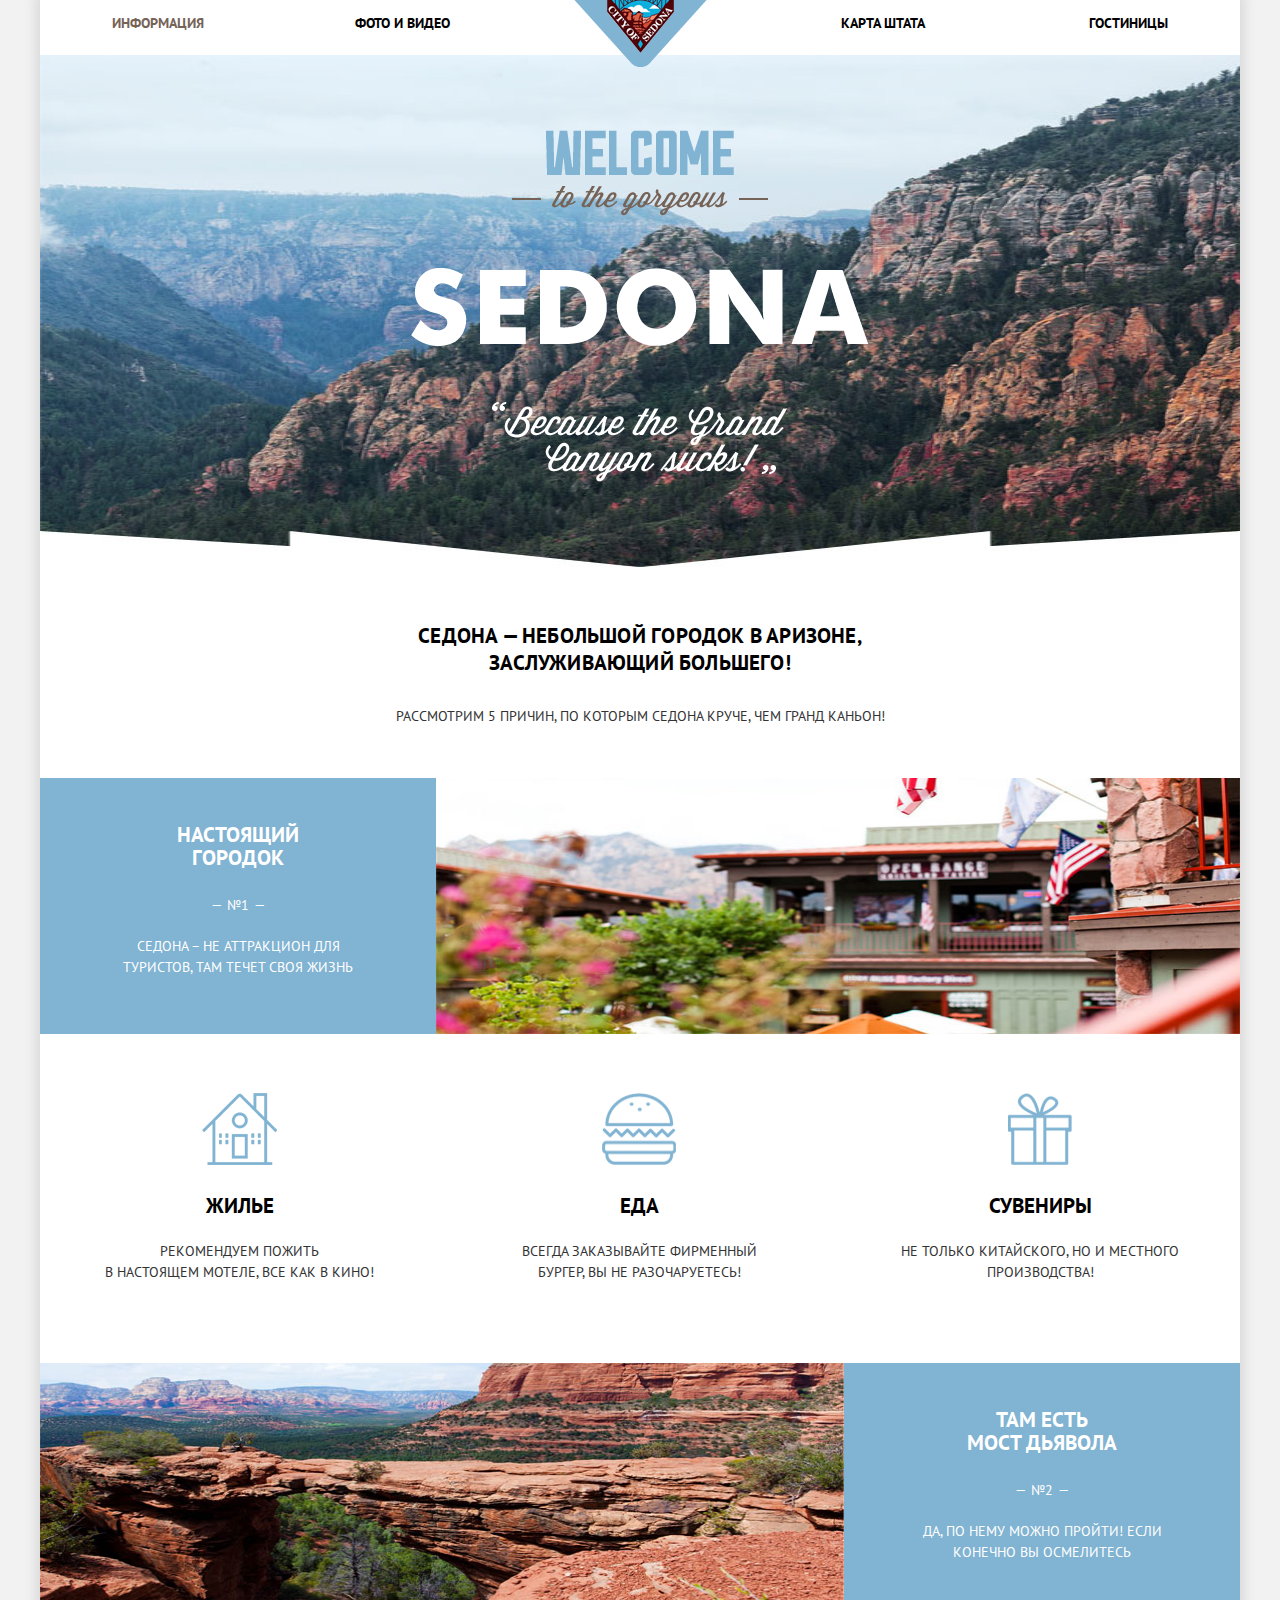
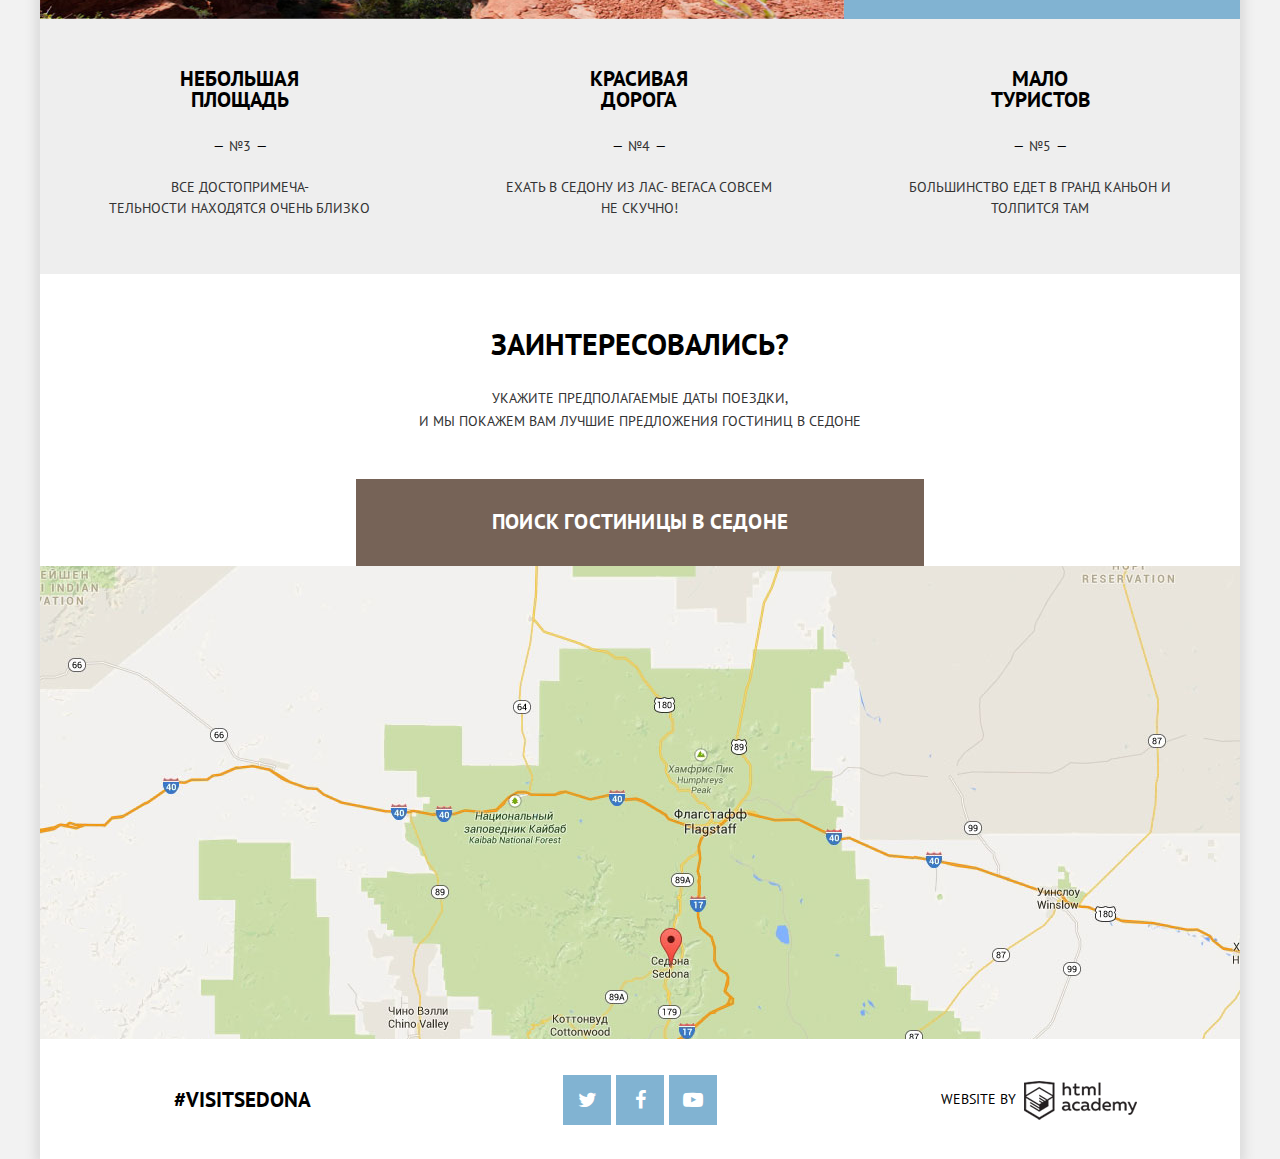
<file: index.html>
<!DOCTYPE html>
<html lang="ru">

<head>
  <title> Информация </title>  
  <meta charset="utf-8">
  <link rel="stylesheet" href="css/normalize.css">
  <link rel="stylesheet" href="css/style.css">
  <link href='https://fonts.googleapis.com/css?family=PT+Sans:400,700' rel='stylesheet' type='text/css'>
  <link rel="stylesheet" href="https://maxcdn.bootstrapcdn.com/font-awesome/4.4.0/css/font-awesome.min.css">
</head>


<body>
<div class="container">


<header class="main-header">
<nav class="main-navigation">
<div class="main-menu">
<a href="index.html" class="active">Информация</a><!--
--><a href="#">Фото и видео</a><!--
--><a href="#"></a><!--
--><a href="#">Карта штата</a><!--
--><a href="catalog.html">Гостиницы</a>
<div class="logo">
<img src="img/logo.png" alt="Логотип">
</div>
</div>
</nav>
</header>


<section class="welcome">
<img class="sedona-index-background" src="img/sedona-index-background.jpg" alt="" height="513">
<img class="sedona-index" src="img/sedona-index.png" alt="" width="458" height="352">
<h1>Седона &mdash; небольшой городок в Аризоне,<br/> заслуживающий большего!</h1>
<p>Рассмотрим 5 причин, по которым Седона круче, чем Гранд Каньон!</p>
</section>



<section class="real-town clearfix">
<div class="real-town-text">
<h2>Настоящий<br/> городок</h2>
<p><span>№1</span></p>
<p>Седона &ndash; не аттракцион для туристов, там течет своя жизнь</p>
</div>
<img src="img/real-town-background.jpg" class="real-town-img" alt="Настоящий городок" height="256">
</section>



<section class="info-general clearfix">
<div class="info-total info-hotel">
<img class="hotel" src="img/house.png" alt="Жилье" width="75" height="72">
<h2>Жилье</h2>
<p>Рекомендуем пожить<br/> в настоящем мотеле, все как в кино!</p>
</div>
<div class="info-total info-food">
<img class="food" src="img/food.png" alt="Еда" width="74" height="72">
<h2>Еда</h2>
<p>Всегда заказывайте фирменный бургер, вы&nbsp;не разочаруетесь!</p>
</div>
<div class="info-total info-gift">
<img class="gift" src="img/gift.png" alt="Сувениры" width="64" height="72">
<h2>Сувениры</h2>
<p>Не только китайского, но и местного производства!</p>
</div>
</section>



<section class="devil-bridge clearfix">
<img class="devil-bridge-img" src="img/devil's-bridge-background.jpg" alt="Мост дьявола" height="256">
<div class="devil-bridge-text">
<h2>Там есть<br/> мост дьявола</h2>
<p><span>№2</span></p>
<p>Да, по нему можно пройти!
Если конечно вы осмелитесь</p>
</div>
</section>



<section class="features clearfix">
<div class="features-total features-area">
<h2>Небольшая<br/> площадь</h2>
<p><span>№3</span></p>
<p>Все достопримеча-<br/>тельности находятся очень близко</p>
</div>
<div class="features-total features-road">
<h2>Красивая<br/> дорога</h2>
<p><span>№4</span></p>
<p>Ехать в Седону из Лас-&nbsp;Вегаса совсем<br/> не скучно!</p>
</div>
<div class="features-total features-traffic">
<h2>Мало<br/> туристов</h2>
<p><span>№5</span></p>
<p>Большинство едет в Гранд Каньон и толпится там</p>
</div>
</section>



<section class="search-hotel">
<h1>Заинтересовались?</h1>
<p>Укажите предполагаемые даты поездки,<br/>
и мы покажем вам лучшие предложения гостиниц в Седоне</p>
<a href="#" class="btn btn-search">Поиск гостиницы в седоне</a>
</section>
<form action="#" method="post" class="form-search-hotel" >
<a href="#" class="form-search-hotel-close"><i class="fa fa-times-circle"></i></a>
<label for="date-arrival">Дата заезда:</label>
<input type="text" id="date-arrival" value="24 апреля 2014">
<label for="date-depart">Дата выезда:</label>
<input type="text" id="date-depart" value="4 июля 2014">
<label for="adults">Взрослые:</label>
<input type="text" id="adults" value="2">
<label for="childs">Дети:</label>
<input type="text" id="childs" value="0">
<a href="">Найти</a>

</form>



<section class="map">

<iframe src="https://www.google.com/maps/embed?pb=!1m18!1m12!1m3!1d104770.2007902291!2d-111.86517909680701!3d34.854499195230936!2m3!1f0!2f0!3f0!3m2!1i1024!2i768!4f13.1!3m3!1m2!1s0x872da132f942b00d%3A0x5548c523fa6c8efd!2z0KHQtdC00L7QvdCwLCDQkNGA0LjQt9C-0L3QsCA4NjMzNiwg0KHQqNCQ!5e0!3m2!1sru!2sru!4v1462797055892"  height="473" style="border-width:0" allowfullscreen></iframe>
</section>



<footer class="main-footer clearfix">

<div class="visit">
<a href="#">#Visitsedona</a>
</div>
<div class="social-btn">
<a href="#"><i class="fa fa-twitter"></i></a><!--
--><a href="#"><i class="fa fa-facebook"></i></a><!--
--><a href="#"><i class="fa fa-youtube-play"></i></a>
</div>
<div class="academy">
<a href="index.html">
<div>WEBSITE BY</div>
<div class="academy-img"></div>
</a>
</div>
</footer>


</div>
<script src="js/sedona.js"></script>
</body>
</file>
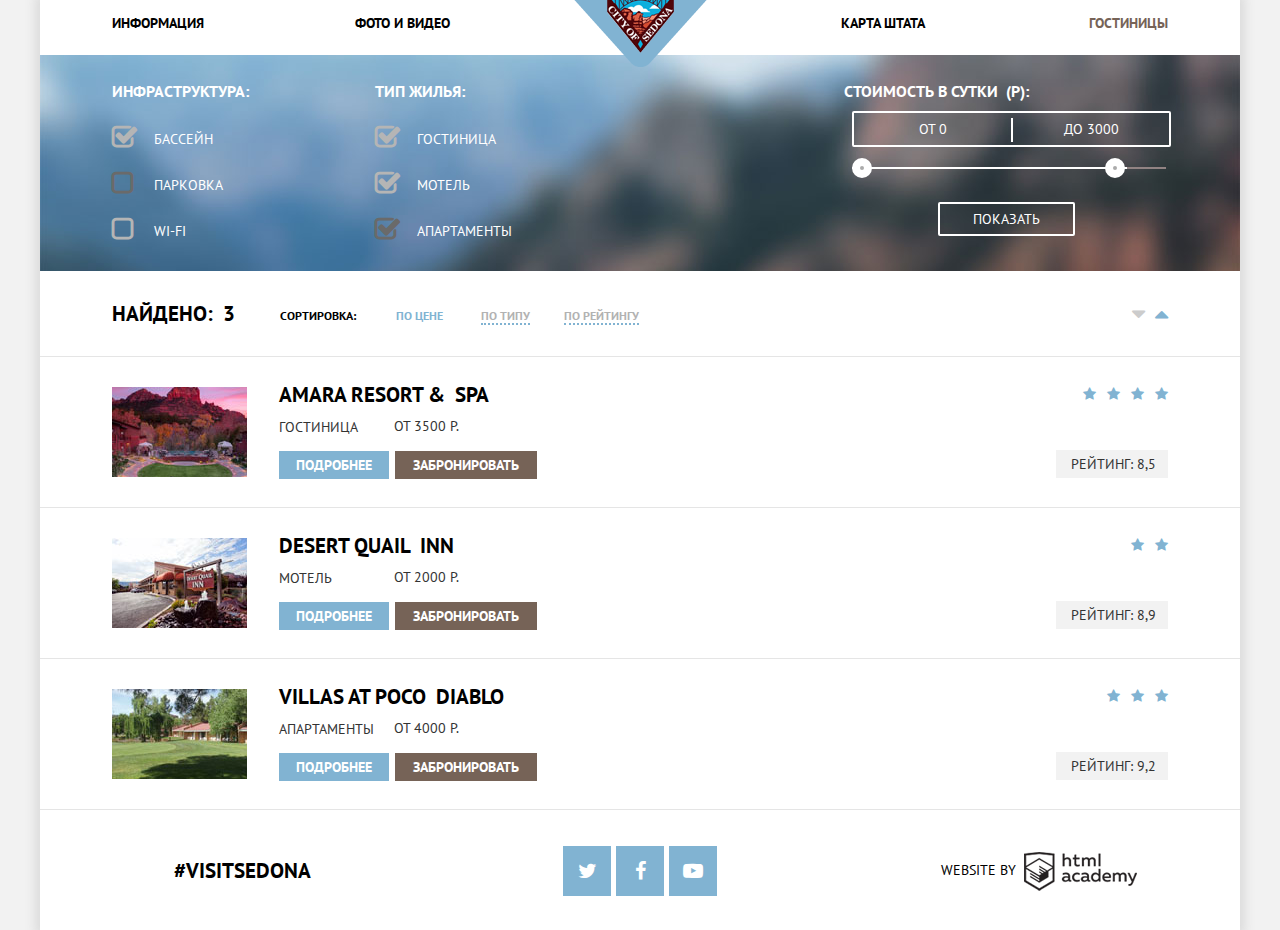
<file: catalog.html>
<!DOCTYPE html>
<html lang="ru">

<head>
  <title>Гостиницы</title>
  <meta charset="utf-8">
  <link rel="stylesheet" href="css/normalize.css">
  <link rel="stylesheet" href="css/style.css">
  <link href='https://fonts.googleapis.com/css?family=PT+Sans:400,700' rel='stylesheet' type='text/css'>
  <link rel="stylesheet" href="https://maxcdn.bootstrapcdn.com/font-awesome/4.4.0/css/font-awesome.min.css">
</head>


<body>
<div class="container">


<header class="main-header">
<nav class="main-navigation">
<div class="main-menu">
<a href="index.html">Информация</a><!--
--><a href="#">Фото и видео</a><!--
--><a href="index.html"></a><!--
--><a href="#">Карта штата</a><!--
--><a href="catalog.html" class="active">Гостиницы</a>
<div class="logo">
<a href="index.html"><img src="img/logo.png" alt="Логотип"></a>
</div>
</div>
</nav>
</header>



<form class="form-sort-hotel clearfix">
<div class="infrastructure-and-type-hotel">
<div class="infrastructure">
<h2>Инфраструктура:</h2>
<input type="checkbox" name="pool" id="pool" checked>
<label for="pool">Бассейн</label>
<input type="checkbox" name="parking" id="parking" disabled>
<label for="parking">Парковка</label>
<input type="checkbox" name="wi-fi" id="wi-fi">
<label for="wi-fi">Wi-fi</label>
</div>
<div class="sort-type-hotel">
<h2 >Тип жилья:</h2>
<input type="checkbox" name="house" id="house" checked>
<label for="house">Гостиница</label>
<input type="checkbox" name="hotel" id="hotel" checked>
<label for="hotel">Мотель</label>
<input type="checkbox" name="apartament" id="apartament" checked disabled>
<label for="apartament">Апартаменты</label>
</div>
</div>
<div class="price">
<h2>Стоимость в сутки&nbsp; (р):</h2>
<div class="price-counter">
<a class="price-min" href="#">от 0</a> 
<a class="price-max" href="#">до 3000</a>
</div>
<div class="toggle-scale">

<div class="toggle min-toggle"></div>
<div class="toggle max-toggle"></div>
</div>
<a class="btn btn-price" href="#">Показать</a>



</div>
</form>


<section class="breadcrumbs clearfix">
<div class="sort">
<h1 class="find">Найдено:&nbsp; 3</h1>
<ul>
<li>Сортировка:</li><!--
--><li><a class="active" href="#">По цене</a>
</li> <!--
--><li><a href="#">По типу</a>
</li><!--
--><li><a href="#">По рейтингу</a>
</li>
</ul>
</div>
<ul class="arrow">
 <li><a href="#"><i class="fa fa-caret-down active"></i></a>
</li><!--
--><li><a href="#"><i class="fa fa-caret-up"></i></a>
</li>
 </ul>
</section>


<section class="list-of-hotels">

<article class="item-list-of-hotels clearfix">
<div class="content-list-of-hotels">
<img src="img/amara.jpg" alt="Гостиница Амара" width="135" height="90">
<h1 class="name-hotel">Amara resort &&nbsp; spa</h1>
<p>Гостиница <span>от 3500 р.</span></p>
<a href="" class="btn details">Подробнее</a>
<a href="" class="btn reservation">Забронировать</a>
</div>
<div class="rating-list-of-hotels">
<p>
<i class="fa fa-star"></i>
<i class="fa fa-star"></i>
<i class="fa fa-star"></i>
<i class="fa fa-star"></i>

</p>
<p>
<span>Рейтинг: 8,5</span>
</p>

</div>
</article>
<article class="item-list-of-hotels clearfix">
<div class="content-list-of-hotels">
<img src="img/desert.jpg" alt="Отель Десерт" width="135" height="90">
<h1 class="name-hotel">Desert quail&nbsp; inn</h1>
<p>Мотель <span>от 2000 р.</span></p>
<a href="" class="btn details">Подробнее</a>
<a href="" class="btn reservation">Забронировать</a>
</div>
<div class="rating-list-of-hotels">
<p>
<i class="fa fa-star"></i>
<i class="fa fa-star"></i>
</p>
<p>
<span>Рейтинг: 8,9</span>
</p>
</div>
</article>
<article class="item-list-of-hotels clearfix">
<div class="content-list-of-hotels">
<img src="img/villas.jpg" alt="Апартаменты Виллас" width="135" height="90">
<h1 class="name-hotel">Villas at poco&nbsp; diablo</h1>
<p>Апартаменты <span>от 4000 р.</span></p>
<a href="" class="btn details">Подробнее</a>
<a href="" class="btn reservation">Забронировать</a>
</div>
<div class="rating-list-of-hotels">
<p>
<i class="fa fa-star"></i>
<i class="fa fa-star"></i>
<i class="fa fa-star"></i>
</p>
<p>
<span>Рейтинг: 9,2</span>
</p>
</div>
</article>

</section>

<footer class="main-footer clearfix">
<div class="visit">
<a href="#">#Visitsedona</a>
</div>
<div class="social-btn">
<a href="#"><i class="fa fa-twitter"></i></a><!--
--><a href="#"><i class="fa fa-facebook"></i></a><!--
--><a href="#"><i class="fa fa-youtube-play"></i></a>
</div>

<div class="academy">
<a href="index.html">
<div>WEBSITE BY</div>
<div class="academy-img"></div>
</a>
</div>
</footer>


</div>
</body>
</file>
<file: css/style.css>
body{
    padding:0;
    margin:0;
    background:#f2f2f2;
    text-transform:uppercase;
    }
h1{
    font-family:"PT Sans", "Arial", sans-serif;
    font-size:1.3em;
    font-weight:bold;
    line-height:1;
    color:#000000;
    text-align:center;
    text-transform:uppercase;}
h2{
    font-family:"PT Sans", "Arial", sans-serif;
    font-size:1.125em;
    font-weight:bold;
    line-height:1;
    color:#000000;
    text-align:center;
    text-transform:uppercase;}
p{
    font-family:"PT Sans", "Arial", sans-serif;
    font-size:0.875em;
    font-weight:regular;
    line-height:0.875em;
    color:#333333;
    text-align:center;
    text-transform:uppercase;}  

span{
  
    text-transform:uppercase;}
    

    
.container{
    margin:0 auto;
    min-width:768px;
    max-width:1200px;
    background:#ffffff;
    box-shadow:0px 0px 10px 5px #dbdbdb;
}
.clearfix:after{
    content:"";
    display:block;
    clear:both;}
    
 /*header*/  
.main-navigation{
    padding-left:6%;
    padding-right:6%;
  
}   
.main-menu{
    position:relative;
    padding-top:18px;
    padding-bottom:21px;
    height:16px;
    
   
}
.main-menu a{
    font-family:"PT Sans", "Arial", sans-serif;
    font-size:0.875em;
    font-weight:bold;
    line-height:1;
    color:#000000;
    text-transform:uppercase;
    text-decoration:none;
    display:inline-block;
    vertical-align:middle;
    width:23%;
    margin-top:-10px;}
.main-menu a:nth-child(1){text-align:left;
}
.main-menu a:nth-child(2){text-align:left;
}
.main-menu a:nth-child(3){
    width:8%;
text-align:center;}
   
.main-menu a:nth-child(4){
   
    text-align:right;
}
.main-menu a:nth-child(5){text-align:right;
}
.main-menu a:hover{color:#81b3d2;}
.main-menu a:active{color:#b2b2b2;}
.main-menu .active{color:#766357;}
.main-menu .active:hover{color:#604e43;}
.main-menu .active:active{color:#d6d0cc;}
.main-menu .logo{
    width:138px;
    height:70px;
    margin-top:-39px;
    position:relative;
    top:0px;
    left:50%;
    margin-left:-68px;
    z-index:1;}
.logo a{margin-top:0px;}   
/*index*/ 


.welcome{
    
   
    position:relative;
    height:658px;
    padding-bottom:65px;
    
}
.welcome .sedona-index-background{
    background-color:#81b3d2;
    width:100%;
    height:513px;}
.welcome h1{
    font-family:"PT Sans", "Arial", sans-serif;
    font-size:1.3em;
    font-weight:bold;
    margin-top:50px;
    line-height:1.3em;
    letter-spacing:0.01em;
}
.welcome p{margin-top:34px;}

.sedona-index{
    position:absolute;
    top:75px;
    left:50%;
    margin-left:-229px;
}
.real-town{
    background-color:#81b3d2;
   
     }
.real-town h2{
     line-height:1.125em;
    color:#ffffff;
     font-family:"PT Sans", "Arial", sans-serif;
    font-size:1.3em;
    font-weight:bold;
    
margin-top:45px;
margin-bottom:25px;}
.real-town p{color:#ffffff;
line-height:1.5em;
margin-top:20px;

}
.real-town-text{
    float:left;
    width:23%;
    padding-left:5%;
    padding-right:5%;
   
}
.real-town-text span:after{
   
    content:"\2014";
    color:#ffffff;
    vertical-align:top;
    margin-left:5px;    
}
.real-town-text span:before{
     content:"\2014";
    color:#ffffff;
    vertical-align:top;
    margin-right:5px;
}
.real-town-img{
    height:256px;
    float:right;
    width:67%;
}
.info-general{
    height:270px;
    margin-top:59px;
    
    
   
} 
.info-total{ 
    width:23.3%;
    padding-left:5%;
    padding-right:5%;
}
.info-total h2{
    font-family:"PT Sans", "Arial", sans-serif;
    font-size:1.3em;
    font-weight:bold;
    line-height:1;
    line-height:1.3em;
    margin-top:23px;} 
.info-total p{
    line-height:1.5em;
    margin-top:22px;}
.info-hotel{
   position:relative;
    float:left;
   
 
}
.hotel{position:relative;
top:0px;
left:50%;
margin-left:-37.5px;
}
.info-food{position:relative;
   float:left;
   }
.food{
    position:relative;
    top:0px;
    left:50%;
    margin-left:-37px;
}      
    
.info-gift{position:relative;
    float:right;
  
   
   }
.gift{
    position:relative;
    top:0px;
    left:50%;
    margin-left:-32px;}    
.devil-bridge{
    
    background-color:#81b3d2;    
}  
.devil-bridge h2{
     font-family:"PT Sans", "Arial", sans-serif;
    font-size:1.3em;
    font-weight:bold;
     line-height:1.125em;
    color:#ffffff;
    margin-top:45px;
margin-bottom:25px;}
.devil-bridge p{
    line-height:1.5em;
     margin-top:20px;
    color:#ffffff;}
.devil-bridge-img{
    height:256px;
    float:left;
     width:67%;} 
.devil-bridge-text{
    float:right;
    width:23%;
    padding-left:5%;
    padding-right:5%;
}
.devil-bridge-text span:after{
    content:"\2014";
    color:#ffffff;
    vertical-align:top;
    margin-left:5px;    
}
.devil-bridge-text span:before{
     content:"\2014";
    color:#ffffff;
    vertical-align:top;
    margin-right:5px;
}

.features{
    background-color:#eeeeee;
    height:255px;
    text-align:center;
    }  
.features-total{ width:23.3%;
    padding-left:5%;
    padding-right:5%;}
    
.features-total p{
    line-height:1.5em;
    margin-top:20px;}  

.features-total h2{
     font-family:"PT Sans", "Arial", sans-serif;
    font-size:1.3em;
    font-weight:bold;
     line-height:1;
     margin-top:50px;
     margin-bottom:25px;}
    
.features-area{
    float:left;
    
    }
.features-area span:after{
    content:"\2014";
    color:#000000;
    vertical-align:top;
    margin-left:5px;    
}  
.features-area span:before{
     content:"\2014";
    color:#000000;
    vertical-align:top;
    margin-right:5px;
}  
.features-road{
    float:left;
    }
.features-road span:after{
    content:"\2014";
    color:#000000;
    vertical-align:top;
    margin-left:5px;    
}  
.features-road span:before{
     content:"\2014";
    color:#000000;
    vertical-align:top;
    margin-right:5px;
} 
.features-traffic{
    float:right;
    }
.features-traffic span:after{
    content:"\2014";
    color:#000000;
    vertical-align:top;
    margin-left:5px;    
}   
.features-traffic span:before{
     content:"\2014";
    color:#000000;
    vertical-align:top;
    margin-right:5px;
}  
.search-hotel{
   position:relative;
   height:237px;
   padding-top:55px;
   } 
.search-hotel h1{
    font-family:"PT Sans", "Arial", sans-serif;
    font-size:1.9em;
    font-weight:bold;
    line-height:1;
    color:#000000;
    text-align:center;
    margin-top:0px;
    margin-bottom:28px;
 } 
 .search-hotel p{
     line-height:1.6em;
     text-align:center;
    margin-top:0px;
    margin-bottom:0px;
 } 
.search-hotel a{ 
    position:absolute;
    width:568px;
    left:50%;
    bottom:0px;
    margin-left:-284px;
    text-decoration:none;
    text-transform:uppercase;
    font-family:"PT Sans", "Arial", sans-serif;
    font-size:1.3em;
    font-weight:bold;
    letter-spacing:0.01em;
    line-height:1;
    color:#ffffff;
    padding-top:33px;
    padding-bottom:33px;
    text-align:center;
    background-color:#766357;}  
 
.form-search-hotel{
    display:none;
    font-family:"PT Sans", "Arial", sans-serif;
    font-size:0.875em;
    font-weight:bold;
    line-height:1;
    color:#000000;
    text-transform:uppercase;
    position:fixed;
    top:100px;
    left:50%;
    margin-left:-285px;
    width:460px;
    height:286px;
    padding:55px;
    background:#ffffff;
    box-shadow:0px 5px 15px -5px #000000;
 
}
.form-search-hotel-show{display:block;}


.form-search-hotel label[for="date-arrival"]~input[type="text"]{
   
    font-family:"PT Sans", "Arial", sans-serif;
    font-size:0.875em;
    font-weight:bold;
    line-height:1;
    color:#000000;
    border:2px solid #f2f2f2;
    text-transform:uppercase;
    width:333px;
    padding-left:12px;
    padding-right:0px;
    padding-top:8px;
    padding-bottom:8px;
    margin-bottom:30px;
    background:#f2f2f2 url("../img/sprite-calendar.png") no-repeat 316px 5px;
    outline:none
    
      
}
.form-search-hotel label[for="date-arrival"]~input[type="text"]:hover{
    background:#ebebeb url("../img/sprite-calendar.png") no-repeat 316px 50%;
    border:solid 2px #ebebeb;}
.form-search-hotel label[for="date-arrival"]~input[type="text"]:active{
    background:#ffffff url("../img/sprite-calendar.png") no-repeat 316px -72px;
    border:solid 2px #e5e5e5;
}

.form-search-hotel label[for="date-arrival"]{
     
    margin-right:21px;
   }   
.form-search-hotel label[for="date-depart"]{
    
    margin-right:17px;
   }   

.form-search-hotel label[for="adults"]~input[type="text"]{
    width:43px;
    padding-left:54px;
    padding-right:12px;
    padding-top:9px;
    padding-bottom:9px;
    margin-bottom:0px;
    border:2px solid #f2f2f2;
    background:#f2f2f2 no-repeat;
    background-image:url("../img/sprite-minus.png"),url("../img/sprite-plus.png");
    background-position:15px -33%,90px -20%;
}
.form-search-hotel label[for="adults"]~input[type="text"]:hover{
    background:#ebebeb no-repeat;
    background-image:url("../img/sprite-minus.png"),url("../img/sprite-plus.png");
    background-position:15px 48%,90px 50%;
}
.form-search-hotel label[for="adults"]~input[type="text"]:active{
    background:#ffffff no-repeat;
    background-image:url("../img/sprite-minus.png"),url("../img/sprite-plus.png");
    background-position:15px 130%,90px 120%;
}


.form-search-hotel label[for="adults"]{
    margin-right:37px;
    
   }
.form-search-hotel label[for="childs"]{
    margin-right:26px;
    margin-left:48px;
    
}  

.form-search-hotel a{
    display:block;
    text-align:center;
    font-family:"PT Sans", "Arial", sans-serif;
    font-size:1.3em;
    font-weight:bold;
    line-height:1;
    color:#ffffff;
    text-transform:uppercase;
    text-decoration:none;
    background:#81b3d2;
    width:457px;
    padding-top:18px;
    padding-bottom:18px;
    margin-top:54px;

}

}
.form-search-hotel a:hover{
    background:#669ec0;}
.form-search-hotel a:active{
    background:#5496bd;
    color:#88b6d1;}
 .form-search-hotel .form-search-hotel-close{
     font-family: "FontAwesome";
     width:32px;
    padding-top:0px;
    padding-bottom:0px;
    font-size: 32px;
    line-height: 32px;
    color: #81b3d2;
    position: absolute;
    top: -50px;
    right: 3px;
    background-color: #ffffff;
}   
.map { 
     background-color:#eeeeee;
    background-image:url("../img/map.jpg");
    width: 100%;
    height: 473px;
   
}
iframe {
    width: 100%;
    height: 473px;
    border: 0;
}



/* catalog  */

.form-sort-hotel{
    color:#ffffff;
    height:216px;
   background:#80abca url("../img/filter-background.jpg") no-repeat;
   background-size:100%;
   padding-left:6%;
    padding-right:6%;
    }
.form-sort-hotel h2{
    color:#ffffff;
    text-align:left;
    font-size:1em;
    font-weight:700;
    line-height:1;
    margin-top:28px;
    margin-bottom:26px;
   
} 

  

.form-sort-hotel .infrastructure-and-type-hotel{
    width:67%;
    float:left;}  
.infrastructure{display:inline-block;} 
.infrastructure input[type="checkbox"]{display:none;}
   
.infrastructure input[type="checkbox"] + label{
    display: block;
    font-family: "PT Sans", "Arial", sans-serif;
    font-size:0.875em;
    line-height:1;
    font-weight: 400;
    color:#ffffff;
    padding-bottom: 16px;
}


.infrastructure input[type="checkbox"] + label:before{
    content: "\f096";
    font-family: "FontAwesome";
    font-size: 1.9em;
    line-height: 1;
    font-weight: 700;
    color: #b5b5b5;
    display: inline-block;
    vertical-align: middle;
    width: 27px;
    height: 30px;
    margin-right: 15px;
}
.infrastructure input[type="checkbox"] + label:hover:before{
    color:#ffffff;}
.infrastructure input[type="checkbox"]:checked + label:before{
    content: "\f046";
    font-family: "FontAwesome";
    font-size: 1.9em;
    line-height: 1;
    font-weight: 700;
    color:  #b5b5b5;
    display: inline-block;
    vertical-align: middle;
    width: 27px;
    height: 30px;
    margin-right: 15px;
}
.infrastructure input[type="checkbox"]:checked + label:hover:before{
    color:#ffffff;
}
.infrastructure input[type="checkbox"]:disabled + label:before{
    color:#6a6a6a;
}
.infrastructure input[type="checkbox"]:disabled:checked + label:before{
    color:#6a6a6a;
}

   
.sort-type-hotel{
    display:inline-block;
    vertical-align:top;
    padding-left:20%;
}

@media screen and (min-width:1200px){.sort-type-hotel{
padding-left:15%;}
}
.sort-type-hotel h2{margin-left:15px;}
.sort-type-hotel input[type="checkbox"]{display:none;}

.sort-type-hotel input[type="checkbox"] + label{
    display: block;
    font-family: "PT Sans", "Arial", sans-serif;
    font-size: 0.875em;
    line-height:1;
    font-weight: 400;
    color:#ffffff;
    padding-bottom: 16px;
    margin-left:15px;
}

.sort-type-hotel input[type="checkbox"] + label:before{
    content: "\f096";
    font-family: "FontAwesome";
    font-size: 1.9em;
    line-height: 1;
    font-weight: 700;
    color: #b5b5b5;
    display: inline-block;
    vertical-align: middle;
    width: 27px;
    height: 30px;
    margin-right: 13px;
}
.sort-type-hotel input[type="checkbox"] + label:hover:before{
    color:#ffffff;}
.sort-type-hotel input[type="checkbox"]:checked + label:before{
    content: "\f046";
    font-family: "FontAwesome";
    font-size: 1.9em;
    line-height: 1;
    font-weight: 700;
    color: #b5b5b5;
    display: inline-block;
    vertical-align: middle;
    width: 27px;
    height: 30px;
    margin-right: 15px;
}
.sort-type-hotel input[type="checkbox"]:checked + label:hover:before{
    color:#ffffff;
}
.sort-type-hotel input[type="checkbox"]:disabled + label:before{
    color:#6a6a6a;
}
.sort-type-hotel input[type="checkbox"]:disabled:checked + label:before{
    color:#6a6a6a;
}
.form-sort-hotel .price{
    width:33%;
    float:right;
    }

.price h2{
    
    margin-left:5px;
    margin-top:28px;
    margin-bottom:12px;
}  
.price-counter{
    position:relative;
    
    width:220px;
    padding-top:7px;
    padding-bottom:7px;
    border:solid 2px #ffffff;
    border-radius:2px;
    background:transparent;
   } 
.price-counter:before{
    content:"";
    background:#ffffff;
    width:2px;
    height:24px;
    position:absolute;
    top:5px;
    left:50%;
    
}   
.price-counter a{
    font-family:"PT Sans", "Arial", sans-serif;
    font-size:0.875em;
    font-weight:400;
    line-height:1;
    background:transparent;
    color:#ffffff;
    text-decoration:none;
   }    
.price-min{
   
    margin-left:40px;
   }  
.price-max{
   
   margin-left:65px;
}  
.btn-price{
    
    width:133px;
    padding-top:8px;
    padding-bottom:8px;
    margin-left:44px;
    font-family:"PT Sans", "Arial", sans-serif;
    font-size:0.875em;
    font-weight:400;
    line-height:1;
    border:solid 2px #ffffff;
    border-radius:2px;
    color:#ffffff;
    background:transparent;
}
.toggle-scale{
    position:relative;
    left:5px;
    margin-top:20px;
    margin-bottom:33px;
    width:180px;
    height:2px;
    background:#ffffff;
    border-right:solid 39px #918383;}
.toggle{
    position:absolute;
    left:0px;
    top:-9px;
    display:inline-block;
    vertical-align:top;
    width:4px;
    height:4px;
    border:solid 8px #ffffff;
    border-radius:50%;
    background:#ababab;
   }
.toggle:hover{background:#1c4f80;}  

.min-toggle{
    left:0px;
   }   
.max-toggle{ 
    left:156px;}

@media screen and (min-width:1200px){
    .price h2{margin-left:24px;}
    .price-counter{
    width:315px;
    margin-left:32px;
   } 
   .price-min{margin-left:65px;}
   .price-max{margin-left:113px;}
   .btn-price{margin-left:118px;}
   .toggle-scale{
       left:32px;
       width:275px;
   }
   
   .max-toggle{left:253px;}
}  
   
.breadcrumbs{
    font-family:"PT Sans", "Arial", sans-serif;
    line-height:1;
    height:54px;
    border-bottom:solid 1px #e5e5e5;
    padding-left:6%;
    padding-right:6%;
    padding-top:31px;
    
}
.breadcrumbs a{text-decoration:none;}
.breadcrumbs ul {
    list-style: none;
    padding: 0;
    margin: 0;
}
.breadcrumbs li {
    display: inline-block;
    vertical-align:sub;
}


    
.sort{width:85%;
     float:left;
     }
.sort li:nth-child(1){
    font-size:0.75em;
    font-weight:700;
    margin-right:40px;
    color:#000000;}     
     
.sort h1{
    float:left;
margin-right:45px;
margin-top:2px;
margin-bottom:0px;} 
.sort:last-child{margin-right:0px;}
.sort a{
    font-size:0.75em;
    font-weight:700;
    border-bottom:2px dotted #81b3d2;
    color:#b2b2b2;
    margin-right:34px;
}   
.sort a:hover{
    border-bottom:2px dotted #81b3d2;
    color:#81b3d2;}
.sort a:active{
    border-bottom:none;
    color:#000000;}
.sort .active {color:#81b3d2;
border-bottom:none;
}   
.arrow{
    width:15%;
    float:right;
    text-align:right;
    }  

.arrow .fa-caret-down{
   font-size:1.45em;
    color:#cccccc;
   margin-right:10px;
    }      
.arrow .fa-caret-up{
   font-size:1.45em;
    color:#81b3d2;
    margin-right:0px;}    
.arrow .fa:hover{color:#000000;}
.arrow .fa:active{color:#81b3d2;}

.item-list-of-hotels{
    height:90px;
    border-bottom:solid 1px #e5e5e5;
    padding-left:6%;
    padding-right:6%;
    padding-top:30px;
    padding-bottom:30px;
}
.content-list-of-hotels{
    width:67%;
    float:left;
    position:relative;
}
.content-list-of-hotels img{
    float:left;
    margin-right:32px;}
.content-list-of-hotels h1{
    text-align:left;
    margin-top:-2px;
    margin-bottom:0px;
}
.content-list-of-hotels p{
    text-align:left;
    margin-top:15px;
    margin-bottom:18px;
}
.content-list-of-hotels span{
    position:absolute;
    display:inline-block;
    left:282px;
    top:33px;


}
.rating-list-of-hotels{
    width:33%;
    float:right;
}
.rating-list-of-hotels p{
    margin-top:0px;
    text-align:right;}
.rating-list-of-hotels i{
    color:#81b3d2;
    margin-right:7px;}
.rating-list-of-hotels i:last-child{margin-right:0px;}  
.rating-list-of-hotels span{
    display:inline-block;
    vertical-align:bottom;
  border-left:solid 15px #f2f2f2;
border-right:solid 12px #f2f2f2;
border-top:solid 8px #f2f2f2;
border-bottom:solid 8px #f2f2f2;  
   margin-top:35px; 
  background:#f2f2f2;
 }
.rating-list-of-hotels fa{
    font-size:1.25em;
    
}


.name-hotel:hover{color:#81b3d2;}
.name-hotel:active{color:#b2b2b2;}

.btn{
    text-decoration:none;
    display: inline-block;
    vertical-align: middle;
    text-align:center;
   
}
.details{
    width:110px;
    padding-top:7px;
    padding-bottom:7px;
    font-family:"PT Sans", "Arial", sans-serif;
    font-size:0.875em;
    font-weight:700;
    line-height:1;
    color:#ffffff;
    background:#81b3d2;
    
    

    
}
.details:hover{
     color:#ffffff;
    background:#669ec0;  
}
.details:active{
      color:#88b6d1;
    background:#5496bd;
}
.reservation{
    position:relative;
    width:142px;
    padding-top:7px;
    padding-bottom:7px;
    font-family:"PT Sans", "Arial", sans-serif;
    font-size:0.875em;
    font-weight:700;
    line-height:1;
    color:#ffffff;
    background:#766357;
    margin-left:2px;
    
}
.reservation:hover{
      color:#ffffff;
    background:#604e43;
}
.reservation:active{
     color:#857871;
    background:#503e33;
}


/*footer*/
.main-footer{ 
    font-family:"PT Sans", "Arial", sans-serif;
    height:48px;
    padding-left:6%;
    padding-right:6%;
    padding-top:36px;
    padding-bottom:36px;
    }
.main-footer a{ text-decoration:none;} 
   
.visit{
    float:left;
    width:33%;
    margin-top:11px;
    text-align:left;
    margin-left:16px;
     
    }
.visit a{
    
    font-size: 1.3em;
    line-height: 1.3em;
    font-weight:700;
    color:#000000;
   
  }    
.social-btn{  
    float:left;
    width:33%;
    text-align:center;
    margin-left:-12px;}
.social-btn a {
    display: inline-block;
    vertical-align: middle;
    width:48px;
    padding-top:12px;
    padding-bottom:12px;
   margin-right:5px;
    text-decoration: none;
    text-align: center;
    font-size: 1.25em;
    
    color: #ffffff;
    background: #81b3d2;
}
.social-btn a:last-child {
    margin-right: 0;
}
.social-btn a:hover {
    background: #669ec0;
    color: #ffffff;
}
.social-btn a:active {
    background: #5496bd;
    color: #88b6d1;
   
} 

.academy{
   
    float:right;
    width:33%;
    text-align:right;
    margin-right:-15px;
    }
.academy div{
    
    display:inline-block;
    text-align:right;
    vertical-align:middle;
    font-family:"PT Sans", "Arial", sans-serif;
    font-size:0.875em;
    font-weight:400;
    line-height:1;
    color:#000000;
    
 } 
.academy div:first-child{margin-top:3px;}
.academy-img{
     display:inline-block;
    text-align:right;
    vertical-align:middle;
    font-family:"PT Sans", "Arial", sans-serif;
    font-size:0.875em;
    font-weight:400;
    line-height:1;
    color:#000000;
    position:relative;
    margin-top:6px;
    background:url("../img/html-academy.png") no-repeat;
    width:113px;
    height:39px;
    margin-left:4px;}  
.academy-img:hover{
    background:url("../img/academy-blue.png") no-repeat;
    width:113px;
    height:39px;
}
.academy-img:active{
    background:url("../img/academy-grey.png") no-repeat;
    width:113px;
    height:39px;}  
@media screen and (min-width:1200px){
    .main-footer{ 
    padding-left:10%;
    padding-right:10%;
    }
    .academy{
   margin-right:-17px;
}
.social-btn{margin-left:-9px;}
.visit{margin-left:14px;}}
</file>
